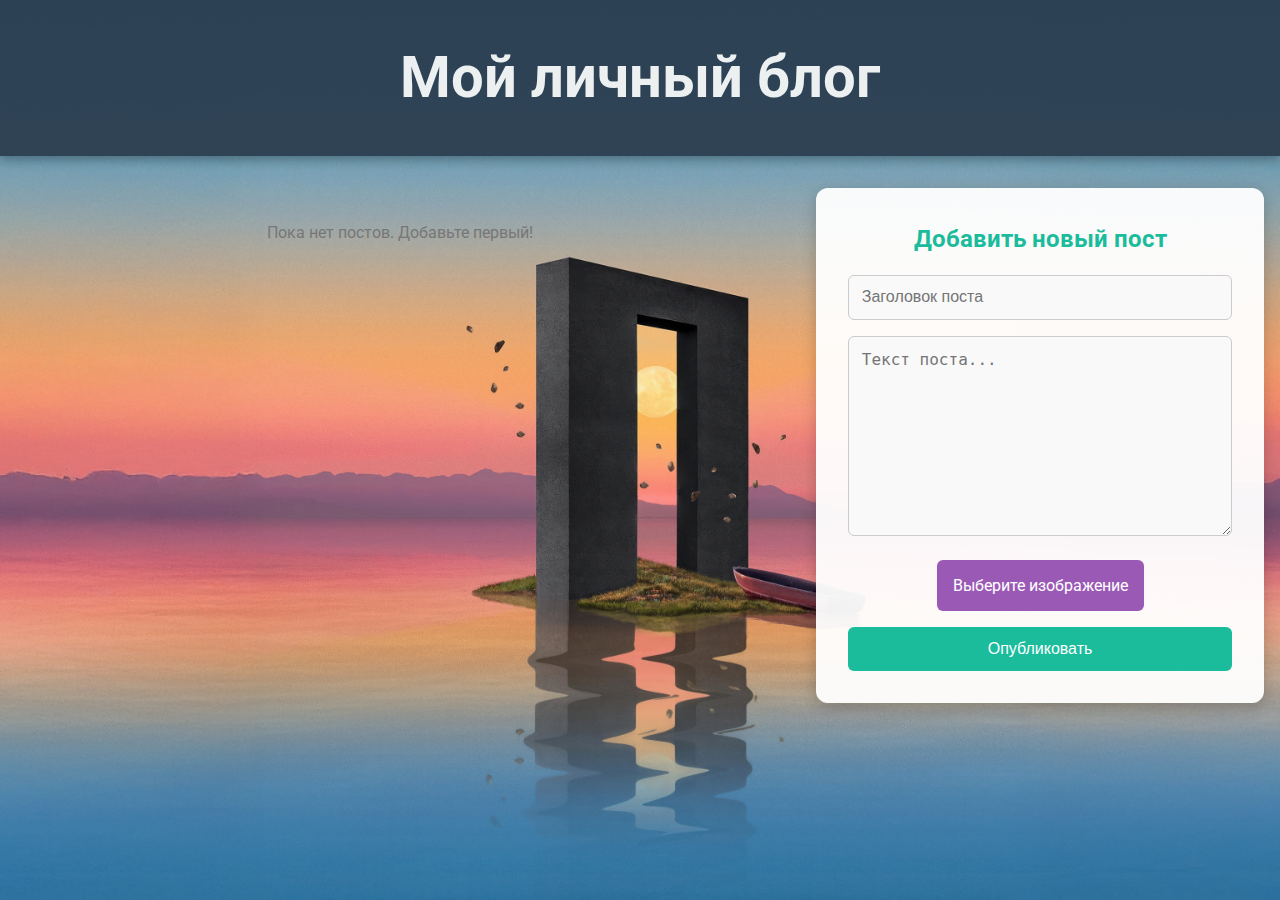
<file: index.html>
<!DOCTYPE html>
<html lang="ru">
<head>
  <meta charset="UTF-8">
  <meta name="viewport" content="width=device-width, initial-scale=1.0">
  <title>Мой блог</title>
  <link rel="stylesheet" href="style.css">
</head>
<body>
  <header>
    <h1>Мой личный блог</h1>
  </header>
  <main>
    <div class="content-wrapper">
      <div id="posts" class="posts-container"></div>
      <form id="postForm" class="post-form">
        <h2>Добавить новый пост</h2>
        <input type="text" id="title" placeholder="Заголовок поста" required>
        <textarea id="content" placeholder="Текст поста..." required></textarea>
        <label for="imageFile" class="file-upload">
          <span>Выберите изображение</span>
          <input type="file" id="imageFile" accept="image/*" required>
        </label>
        <button type="submit">Опубликовать</button>
      </form>
    </div>
  </main>
  <div id="toast"></div>
  <script src="main.js"></script>
</body>
</html>
</file>
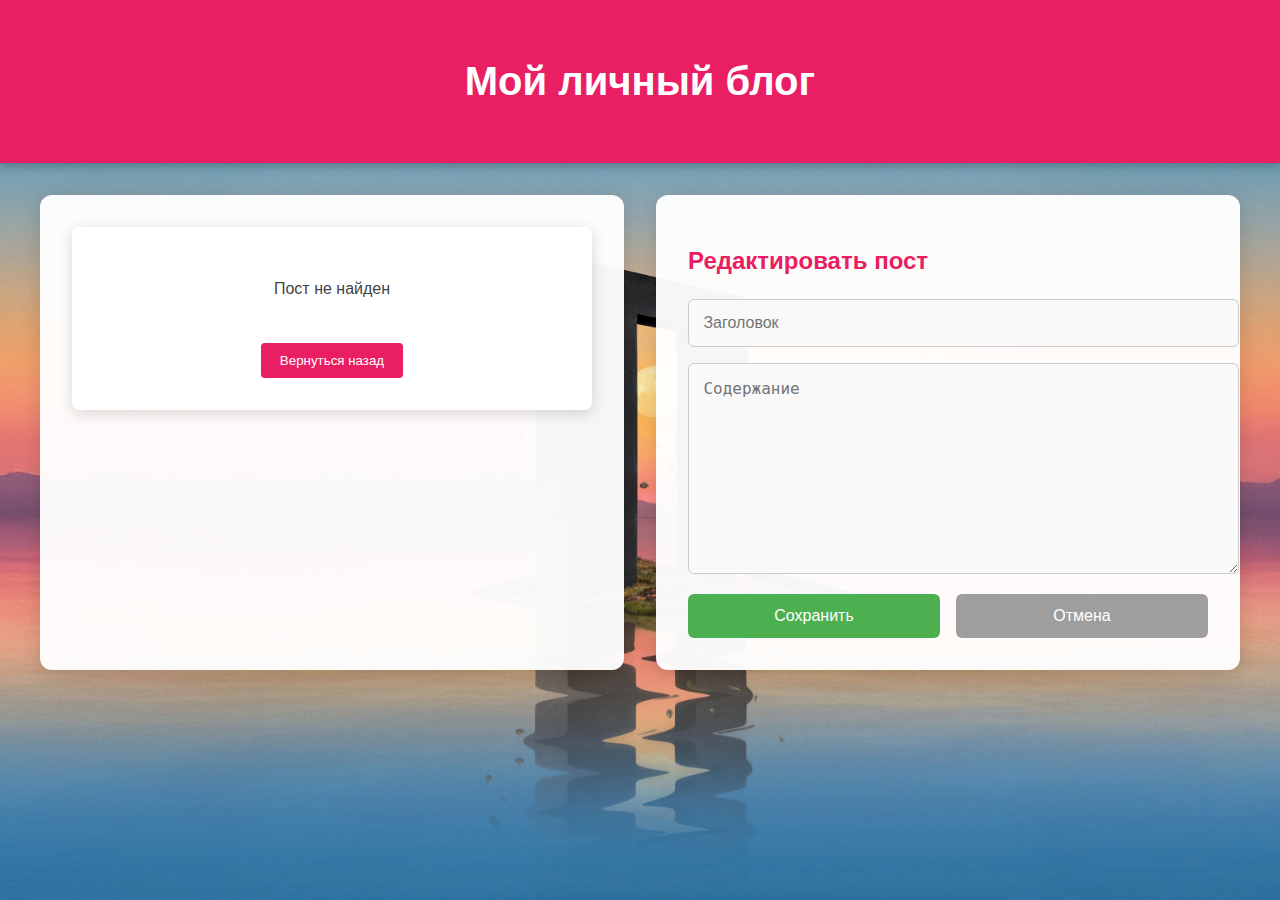
<file: post.html>
<!DOCTYPE html>
<html lang="ru">
<head>
  <meta charset="UTF-8">
  <meta name="viewport" content="width=device-width, initial-scale=1.0">
  <title>Просмотр поста</title>
  <link rel="stylesheet" href="post.css">
</head>
<body>
  <header>
    <h1>Мой личный блог</h1>
  </header>
  <main class="post-container">
    <div id="postContent" class="post-box">
      <!-- Пост будет подставлен через JS -->
    </div>
    <form id="editForm" class="edit-form">
      <h2>Редактировать пост</h2>
      <input type="text" id="editTitle" placeholder="Заголовок" required>
      <textarea id="editContent" placeholder="Содержание" required></textarea>
      <div class="form-actions">
        <button type="submit">Сохранить</button>
        <button type="button" onclick="hideEditForm()">Отмена</button>
      </div>
    </form>
  </main>
  <div id="toast" class="toast"></div>
  <script src="post.js"></script>
</body>
</html>
</file>
<file: style.css>
@import url('https://fonts.googleapis.com/css2?family=Roboto:wght@400;700&display=swap');

* {
  box-sizing: border-box;
  margin: 0;
  padding: 0;
}

body {
  font-family: 'Roboto', sans-serif;
  line-height: 1.6;
  background: url('bg.jpg') no-repeat center center fixed;
  background-size: cover;
  color: #2c3e50;
}

header {
  background: rgba(44, 62, 80, 0.95);
  color: #ecf0f1;
  padding: 2rem;
  text-align: center;
  box-shadow: 0 4px 10px rgba(0, 0, 0, 0.3);
  font-size: 1.8rem;
}

.content-wrapper {
  display: flex;
  flex-wrap: wrap;
  justify-content: space-between;
  max-width: 1300px;
  margin: 2rem auto;
  padding: 0 1rem;
  gap: 2rem;
}

.posts-container {
  flex: 2;
  min-width: 300px;
}

.post-form {
  background: rgba(255, 255, 255, 0.95);
  padding: 2rem;
  border-radius: 12px;
  box-shadow: 0 4px 15px rgba(0, 0, 0, 0.2);
  max-width: 450px;
  flex: 1;
  margin-left: auto;
}

.post-form h2 {
  margin-bottom: 1rem;
  color: #1abc9c;
  text-align: center;
}

.post-form input,
.post-form textarea {
  width: 100%;
  padding: 0.8rem;
  margin-bottom: 1rem;
  border: 1px solid #ccc;
  border-radius: 6px;
  font-size: 1rem;
  background: #f9f9f9;
}

.post-form textarea {
  min-height: 200px;
  resize: vertical;
}

.file-upload {
  display: block;
  margin-bottom: 1rem;
  text-align: center;
}

.file-upload input {
  display: none;
}

.file-upload span {
  display: inline-block;
  padding: 0.8rem 1rem;
  background: #9b59b6;
  color: white;
  border-radius: 6px;
  cursor: pointer;
  transition: background 0.3s;
}

.file-upload span:hover {
  background: #8e44ad;
}

.post-form button {
  background: #1abc9c;
  color: white;
  border: none;
  padding: 0.8rem 1.5rem;
  border-radius: 6px;
  cursor: pointer;
  font-size: 1rem;
  transition: background 0.3s;
  width: 100%;
}

.post-form button:hover {
  background: #16a085;
}

.post {
  background: rgba(255, 255, 255, 0.95);
  border-radius: 12px;
  padding: 2rem;
  margin-bottom: 2rem;
  box-shadow: 0 4px 15px rgba(0, 0, 0, 0.15);
  transition: transform 0.3s;
}

.post:hover {
  transform: translateY(-5px);
}

.post h2 {
  color: #34495e;
  margin-bottom: 0.5rem;
}

.post p {
  color: #555;
  margin-bottom: 1rem;
}

.post img {
  max-width: 100%;
  height: auto;
  border-radius: 8px;
  margin-bottom: 1rem;
}

.post button {
  background: #e67e22;
  color: white;
  border: none;
  padding: 0.6rem 1rem;
  border-radius: 4px;
  cursor: pointer;
  transition: background 0.3s;
}

.post button:hover {
  background: #d35400;
}

.no-posts {
  text-align: center;
  padding: 2rem;
  color: #777;
}

.toast {
  position: fixed;
  bottom: 20px;
  left: 50%;
  transform: translateX(-50%);
  background: #2c3e50;
  color: white;
  padding: 12px 24px;
  border-radius: 6px;
  opacity: 0;
  transition: opacity 0.3s;
  z-index: 1000;
}

.toast.show {
  opacity: 1;
}

.toast.error {
  background: #c0392b;
}

@media (max-width: 768px) {
  .content-wrapper {
    flex-direction: column-reverse;
  }

  .post-form {
    max-width: 100%;
    margin-left: 0;
  }
}
</file>
<file: post.css>
body {
  font-family: 'Segoe UI', Tahoma, Geneva, Verdana, sans-serif;
  background: url('bg.jpg') no-repeat center center fixed;
  background-size: cover;
  color: #333;
  margin: 0;
  padding: 0;
}

header {
  background: #e91e63;
  color: white;
  text-align: center;
  padding: 2rem 1rem;
  box-shadow: 0 2px 10px rgba(0, 0, 0, 0.3);
}

header h1 {
  font-size: 2.5rem;
  font-weight: bold;
}

.post-container {
  display: flex;
  flex-wrap: wrap;
  justify-content: space-between;
  max-width: 1200px;
  margin: 2rem auto;
  padding: 0 1rem;
  gap: 2rem;
}

.post-box,
.edit-form {
  flex: 1;
  min-width: 300px;
  background: rgba(255, 255, 255, 0.96);
  padding: 2rem;
  border-radius: 12px;
  box-shadow: 0 4px 20px rgba(0,0,0,0.15);
}

.post-box h2 {
  color: #e91e63;
  margin-bottom: 1rem;
}

.post-box p {
  color: #444;
  margin-bottom: 1.5rem;
  line-height: 1.8;
}

.post-box img {
  max-width: 100%;
  height: auto;
  margin-bottom: 1rem;
  border-radius: 6px;
}

.post-meta {
  font-size: 0.9rem;
  color: #888;
  margin-bottom: 1rem;
}

.post-actions {
  display: flex;
  gap: 0.8rem;
  flex-wrap: wrap;
}

.post-actions button {
  background: #e91e63;
  color: white;
  border: none;
  padding: 0.6rem 1.2rem;
  border-radius: 6px;
  cursor: pointer;
  transition: background 0.3s ease;
}

.post-actions button:hover {
  background: #d81b60;
}

.edit-form h2 {
  color: #e91e63;
  margin-bottom: 1.5rem;
}

.edit-form input,
.edit-form textarea {
  width: 100%;
  padding: 0.9rem;
  margin-bottom: 1rem;
  border: 1px solid #ccc;
  border-radius: 6px;
  font-size: 1rem;
  background: #f9f9f9;
}

.edit-form textarea {
  min-height: 180px;
  resize: vertical;
}

.form-actions {
  display: flex;
  gap: 1rem;
  flex-wrap: wrap;
}

.form-actions button {
  flex: 1;
  padding: 0.8rem;
  border: none;
  border-radius: 6px;
  cursor: pointer;
  font-size: 1rem;
  color: white;
}

.form-actions button[type="submit"] {
  background: #4caf50;
}

.form-actions button[type="button"] {
  background: #9e9e9e;
}

.toast {
  position: fixed;
  bottom: 20px;
  left: 50%;
  transform: translateX(-50%);
  background: #333;
  color: white;
  padding: 12px 24px;
  border-radius: 6px;
  opacity: 0;
  transition: opacity 0.3s ease;
  z-index: 1000;
}

.toast.show {
  opacity: 1;
}

.toast.error {
  background: #e74c3c;
}

.error {
  background: rgba(255, 255, 255, 0.95);
  padding: 2rem;
  border-radius: 8px;
  text-align: center;
  box-shadow: 0 4px 15px rgba(0,0,0,0.15);
}

.error button {
  margin-top: 1rem;
  padding: 0.6rem 1.2rem;
  background: #e91e63;
  color: white;
  border: none;
  border-radius: 4px;
  cursor: pointer;
}

@media (max-width: 768px) {
  .post-container {
    flex-direction: column;
  }
}
</file>
